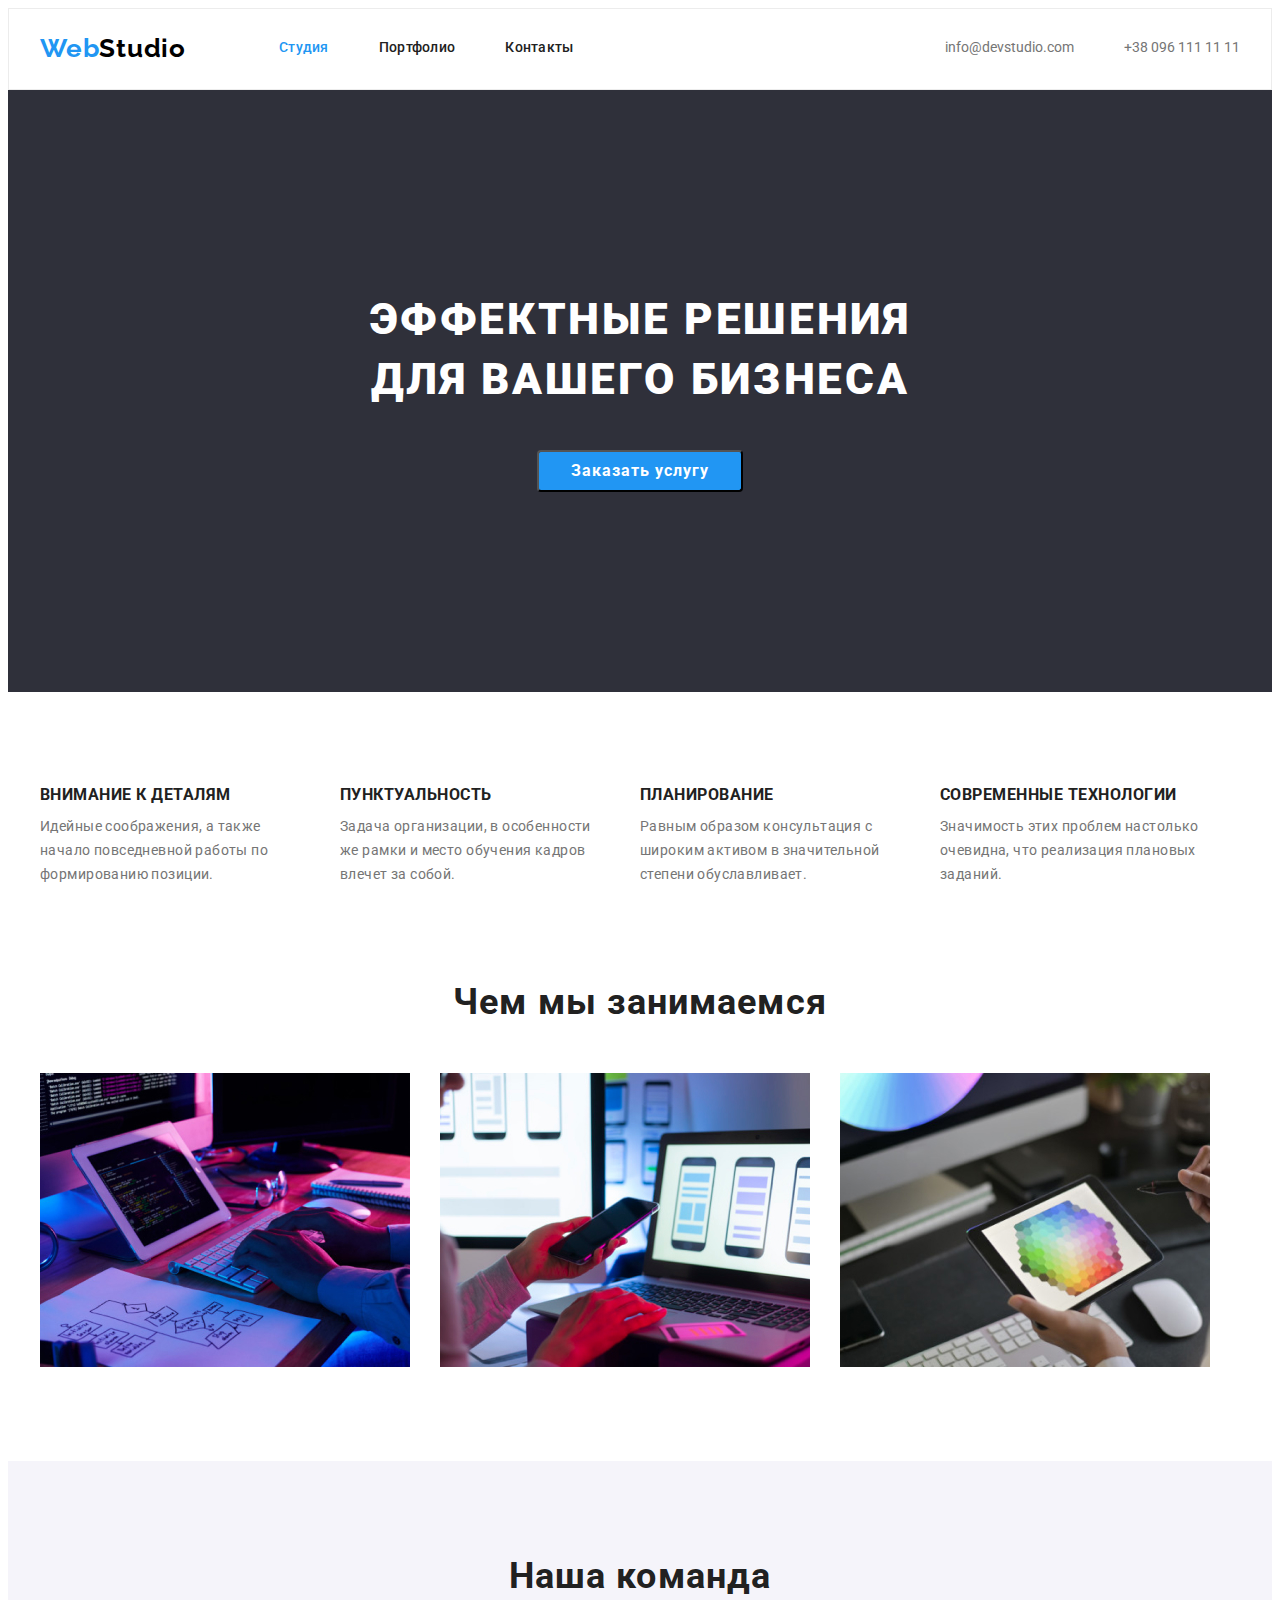
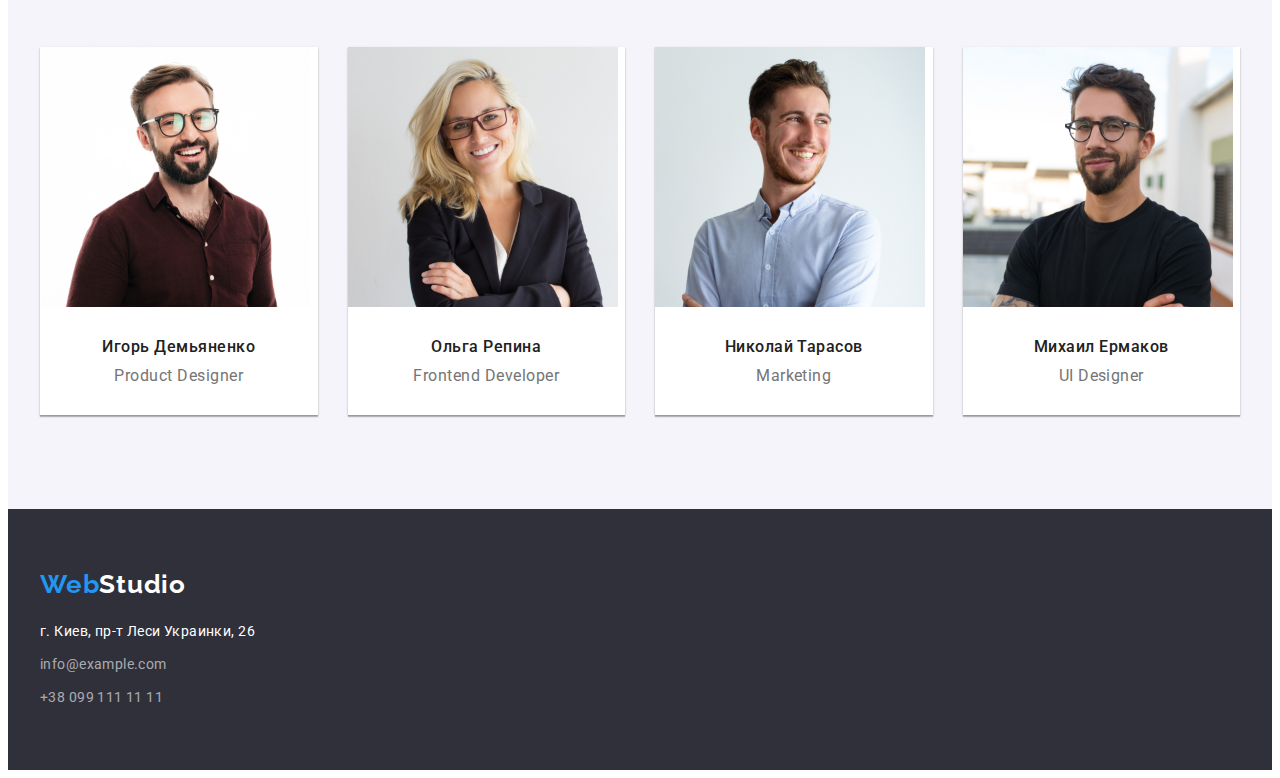
<file: index.html>
<!DOCTYPE html>
<html lang="ru">
<head>
    <meta charset="UTF-8">
    <meta name="viewport" content="width=device-width, initial-scale=1.0">
    <title>WebStudio</title>
<link rel="preconnect" href="https://fonts.gstatic.com">
<link href="https://fonts.googleapis.com/css2?family=Raleway:wght@700&family=Roboto:wght@400;500;700;900&display=swap"
    rel="stylesheet">
    <link rel="stylesheet" href="https://cdnjs.cloudflare.com/ajax/libs/modern-normalize/1.0.0/modern-normalize.min.css" integrity="sha512-ISS7cAi1PEhQ8jnbJpJZMd29NlhNj4AWYyLOSp2CE/CsHxTCu+r+t0D2yoJudVrd0/8fTVPUVDzY5Tvli75u/g==" crossorigin="anonymous" />
    <link rel="stylesheet" href="./css/style.css">
</head>

<body>
    <!-- Шапка сайта -->
    <header class="header">
        <div class="container">
            <a href="" lang="en" class="logo tex-dec"><span class="web-logo">Web</span>Studio</a>
            <ul class="site-nav list">
                <li class="nav-item">
                    <a href="" class="link tex-dec current">Студия</a>
                </li>
                <li class="nav-item">
                    <a href="./portfolio.html" class="link tex-dec">Портфолио</a>
                </li>
                <li class="nav-item">
                    <a href="" class="link tex-dec">Контакты</a>
                </li>
            </ul>
            <ul class="site-nav list contact">
                <li class="contact-mail">
                    <a href="mailto:info@devstudio.com" class="contact-link tex-dec">info@devstudio.com</a>
                </li>
                <li class="contact-tel">
                    <a href="tel:+380961111111" class="contact-link tex-dec">+38 096 111 11 11</a>
                </li>
            </ul>
        </div>
    </header>
<!--Обложка-->
    <main>
            <section class="hero">
                <div class="container">
                    <div class="hero-theme">
                        <h1 class="hero-title">ЭФФЕКТНЫЕ РЕШЕНИЯ ДЛЯ ВАШЕГО БИЗНЕСА</h1>
                        <button type="button" class="button ">Заказать услугу</button>
                    </div>
            </div>
            </section>

    <!--Описание работы-->
                    <section class="selection">
                        <div class="container">
                        <ul class="features-list list">
                            <li class="features-item">
                                <h3 class="title">Внимание к деталям</h3>
                                <p class="title-text">Идейные соображения, а также начало повседневной работы по формированию позиции.</p>
                            </li>
                            <li class="features-item">
                                <h3 class="title">Пунктуальность</h3>
                                <p class="title-text">Задача организации, в особенности же рамки и место обучения кадров влечет за собой.</p>
                            </li>
                            <li class="features-item">
                                <h3 class="title">Планирование</h3>
                                <p class="title-text">Равным образом консультация с широким активом в значительной степени обуславливает.</p>
                            </li>
                            <li class="features-item">
                                <h3 class="title">Современные технологии</h3>
                                <p class="title-text">Значимость этих проблем настолько очевидна, что реализация плановых заданий.</p>
                            </li>
                        </ul>
                        </div>
                    </section>
                    
                    <section class="work-img">
                        <div class="container">
                        <h2 class="second-title">Чем мы занимаемся</h2>
                        <ul class="work-list">
                            <li class="work-item list">
                                <img src="./img/img-1.jpg" alt="Печает на клавиатуре десктопные приложения" width="370" height="294">
                            </li>
                            <li class="work-item list">
                                <img src="./img/img-2.jpg" alt="Работают над мобильным приложением" width="370" height="294">
                            </li>
                            <li class="work-item list">
                                <img src="./img/img-3.jpg" alt="Рисует дизайн на графическом планшете" width="370" height="294">
                            </li>
                        </ul>
                        </div>
                    </section>
    <!--Команда WebStudio-->
            <section class="team-section">
                <div class="container">
                <h2 class="second-title">Наша команда</h2>
                <ul class="team">
                    <li class="worker list">
                        <img src="./img/igor.jpg" alt="Фото портрет" width="270" height="260">
                        <div class="worker-info">
                        <h3 class="worker-name">Игорь Демьяненко</h3>
                        <p class="worker-specialty">Product Designer</p>
                        </div>
                    </li>
                    <li class="worker list">
                        <img src="./img/olga.jpg" alt="Фото портрет" width="270" height="260">
                        <div class="worker-info">
                        <h3 class="worker-name">Ольга Репина</h3>
                        <p class="worker-specialty">Frontend Developer</p>
                        </div>
                    </li>
                    <li class="worker list">
                        <img src="./img/nikolai.jpg" alt="Фото портрет" width="270" height="260">
                        <div class="worker-info">
                        <h3 class="worker-name">Николай Тарасов</h3>
                        <p class="worker-specialty">Marketing</p>
                        </div>
                    </li>
                    <li class="worker list">
                        <img src="./img/mihail.jpg" alt="Фото портрет" width="270" height="260">
                        <div class="worker-info">
                        <h3 class="worker-name">Михаил Ермаков</h3>
                        <p class="worker-specialty">UI Designer</p>
                        </div>
                    </li>
                </ul>
                </div>
            </section>
    </main>

    <!--Подвал-->
    <footer class="footer">
        <div class="container">
                <a href="" class="logos tex-dec"><span class="web-logo">Web</span>Studio</a>
                <address class="adress">
                    <ul class="contact-list list">
                        <li class="contact-list-item">
                            <a class="contact-list-link map tex-dec" href="https://goo.gl/maps/rh8sfNCxcXQrw9LQ6" target="_blank" rel="norefrrer noopener">г. Киев, пр-т Леси Украинки, 26</a>
                        </li>
                        <li class="contact-list-item">
                            <a class="contact-list-link tex-dec" href="mailto:info@example.com">info@example.com</a>
                        </li>
                        <li class="contact-list-item">
                            <a class="contact-list-link tex-dec" href="tel:+380991111111">+38 099 111 11 11</a>
                        </li>
                    </ul>
                </address>
                </div>
    </footer>
</body>
</html>
</file>
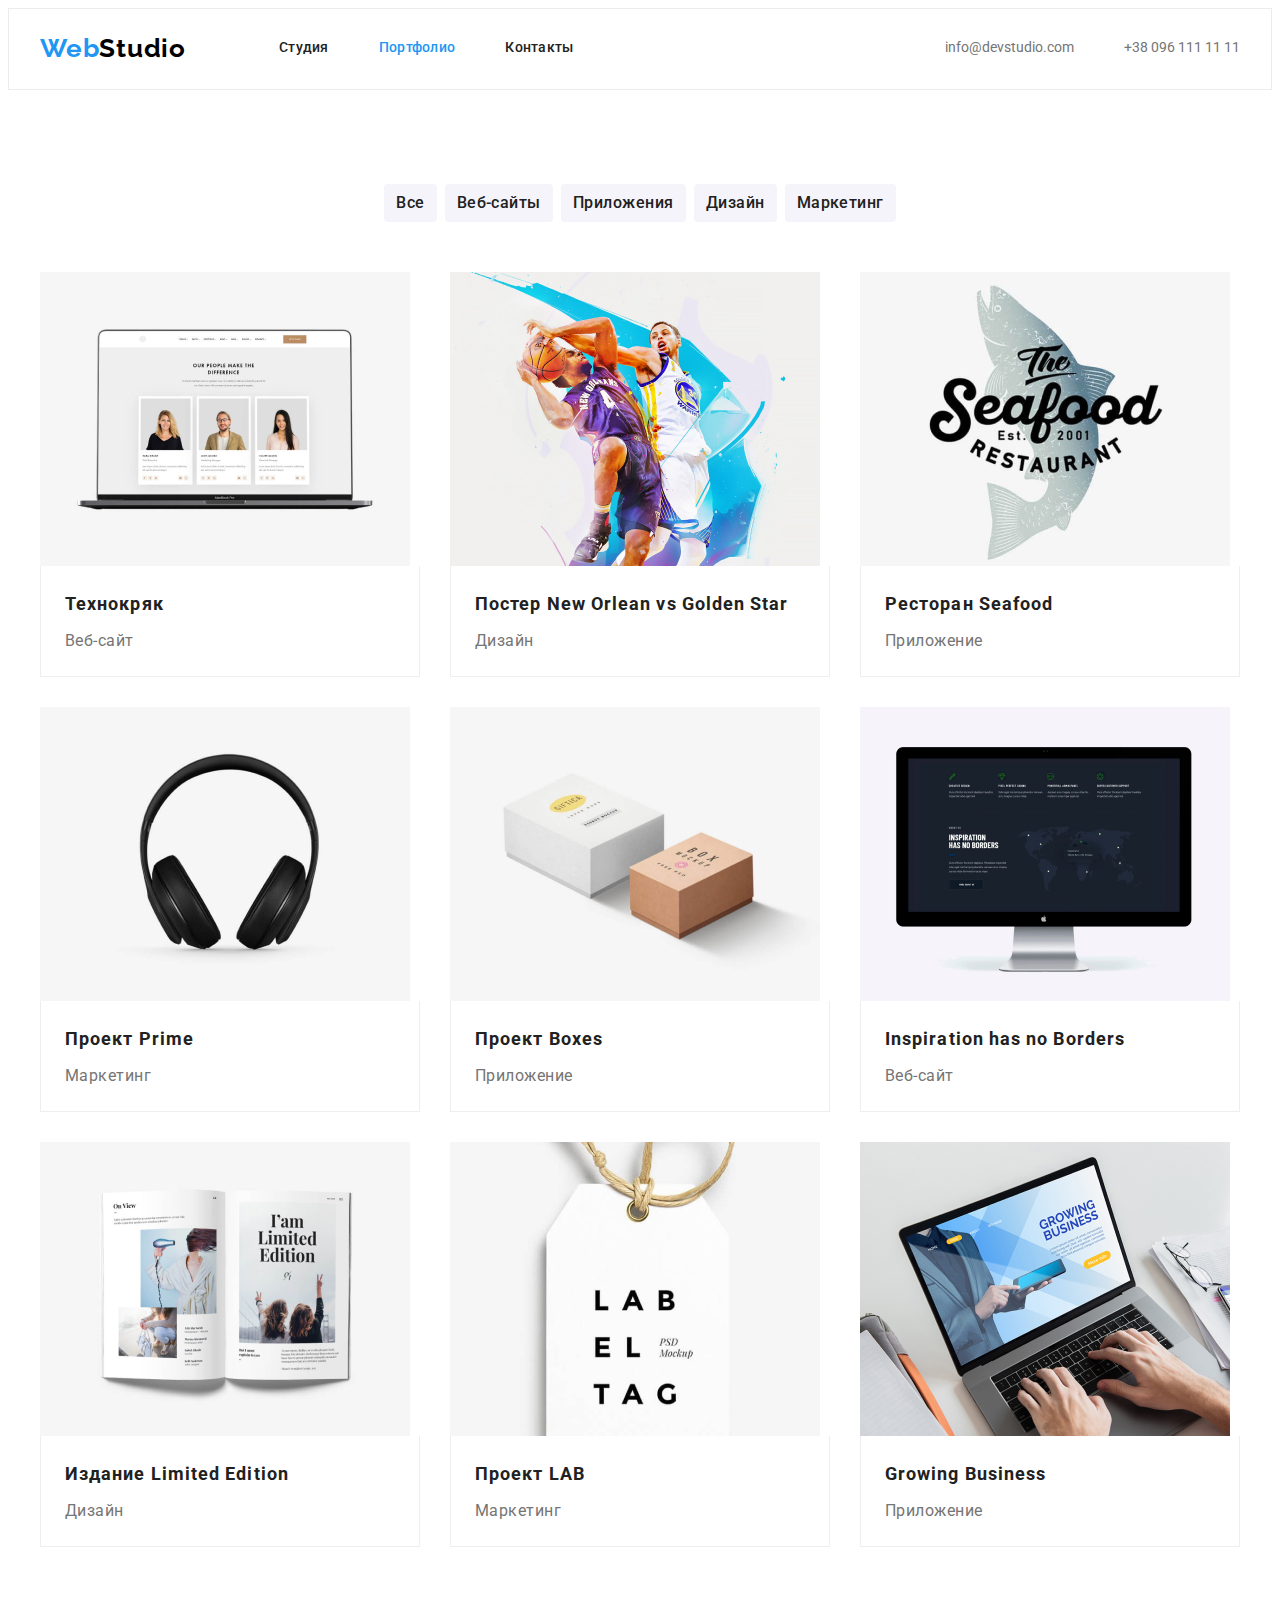
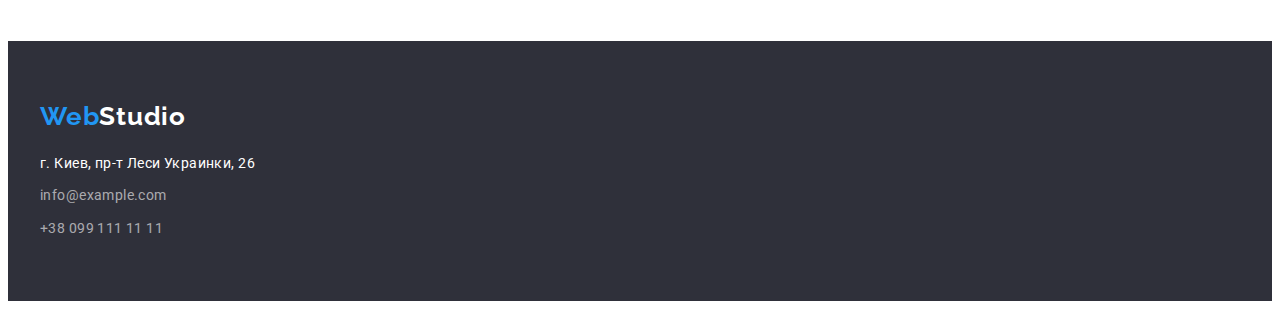
<file: portfolio.html>
<!DOCTYPE html>
<html lang="en">
<head>
    <meta charset="UTF-8">
    <meta http-equiv="X-UA-Compatible" content="IE=edge">
    <meta name="viewport" content="width=device-width, initial-scale=1.0">
    <title>Портфолио</title>
    <link rel="preconnect" href="https://fonts.gstatic.com">
    <link href="https://fonts.googleapis.com/css2?family=Raleway:wght@700&family=Roboto:wght@400;500;700;900&display=swap"
        rel="stylesheet">
    <link rel="stylesheet" href="https://cdnjs.cloudflare.com/ajax/libs/modern-normalize/1.0.0/modern-normalize.min.css"
        integrity="sha512-ISS7cAi1PEhQ8jnbJpJZMd29NlhNj4AWYyLOSp2CE/CsHxTCu+r+t0D2yoJudVrd0/8fTVPUVDzY5Tvli75u/g=="
        crossorigin="anonymous" />
    <link rel="stylesheet" href="./css/style.css">
</head>
<body>
    <!-- Шапка сайта -->
    <header class="header">
        <div class="container">
            <a href="" lang="en" class="logo tex-dec"><span class="web-logo">Web</span>Studio</a>
            <ul class="site-nav list">
                <li class="nav-item">
                    <a href="./index.html" class="link tex-dec ">Студия</a>
                </li>
                <li class="nav-item">
                    <a href="./portfolio.html" class="link tex-dec current">Портфолио</a>
                </li>
                <li class="nav-item">
                    <a href="" class="link tex-dec">Контакты</a>
                </li>
            </ul>
            <ul class="site-nav list contact">
                <li class="contact-mail">
                    <a href="mailto:info@devstudio.com" class="contact-link tex-dec">info@devstudio.com</a>
                </li>
                <li class="contact-tel">
                    <a href="tel:+380961111111" class="contact-link tex-dec">+38 096 111 11 11</a>
                </li>
            </ul>
        </div>
    </header>

<!-- Варинты для портфолио -->

        <section class="section portf-list">
            <h1 class="visually-hidden">portfolio</h1>
        <div class="container">
            <ul class="btn list">
                <li class="btn-nav">
                    <button type="button" class="modul-button">Все</button>
                </li>
                <li class="btn-nav">
                    <button type="button" class="modul-button">Веб-сайты</button>
                </li>
                <li class="btn-nav">
                    <button type="button" class="modul-button">Приложения</button>
                </li>
                <li class="btn-nav">
                    <button type="button" class="modul-button">Дизайн</button>
                </li>
                <li class="btn-nav">
                    <button type="button" class="modul-button">Маркетинг</button>
                </li>
            </ul>

            <ul class="portfolio list">
                <li class="portfolio-nav">
                    <a href="" class="portfolio-block tex-dec">
                        <img class="portfolio-photo" src="./img/portfolio-img-1.jpg" alt="изображение интернет дизайна" width="370" height="294">
                    <div class="portfolio-content">
                        <h2 class="portfolio-title tex-dec">Технокряк</h2>
                    <p class="portfolio-text">Веб-сайт</p>
                    </div>
                </a>
                </li>
                <li class="portfolio-nav">
                    <a href="" class="portfolio-block tex-dec">
                        <img class="portfolio-photo" src="./img/portfolio-img-2.jpg" alt="постер с баскетбольными игроками" width="370" height="294">
                    <div class="portfolio-content">
                        <h2 class="portfolio-title">Постер New Orlean vs Golden Star</h2>
                    <p class="portfolio-text">Дизайн</p>
                    </div>
                </a>
                </li>
                <li class="portfolio-nav">
                    <a href="" class="portfolio-block tex-dec">
                        <img class="portfolio-photo" src="./img/portfolio-img-3.jpg" alt="логотип ресторана с морепродуктами" width="370" height="294">
                    <div class="portfolio-content">
                        <h2 class="portfolio-title">Ресторан Seafood</h2>
                    <p class="portfolio-text">Приложение</p>
                    </div>
                </a>
                </li>
                <li class="portfolio-nav">
                    <a href="" class="portfolio-block tex-dec">
                        <img class="portfolio-photo" src="./img/portfolio-img-4.jpg" alt="наушники" width="370" height="294">
                    <div class="portfolio-content">
                        <h2 class="portfolio-title">Проект Prime</h2>
                    <p class="portfolio-text">Маркетинг</p>
                    </div>
                </a>
                </li>
                <li class="portfolio-nav">
                    <a href="" class="portfolio-block tex-dec">
                        <img class="portfolio-photo" src="./img/portfolio-img-5.jpg" alt="2 коробки" width="370" height="294">
                    <div class="portfolio-content">
                        <h2 class="portfolio-title">Проект Boxes</h2>
                    <p class="portfolio-text">Приложение</p>
                    </div>
                </a>
                </li>
                <li class="portfolio-nav">
                    <a href="" class="portfolio-block tex-dec">
                        <img class="portfolio-photo" src="./img/portfolio-img-6.jpg" alt="Мак с сайтом на мониторе" width="370" height="294">
                    <div class="portfolio-content">
                        <h2 class="portfolio-title">Inspiration has no Borders</h2>
                    <p class="portfolio-text">Веб-сайт</p>
                    </div>
                </a>
                </li>
                <li class="portfolio-nav">
                    <a href="" class="portfolio-block tex-dec">
                        <img class="portfolio-photo" src="./img/portfolio-img-7.jpg" alt="Открытый журнал" width="370" height="294">
                    <div class="portfolio-content">
                        <h2 class="portfolio-title">Издание Limited Edition</h2>
                    <p class="portfolio-text">Дизайн</p>
                    </div>
                </a>
                </li>
                <li class="portfolio-nav">
                    <a href="" class="portfolio-block tex-dec">
                        <img class="portfolio-photo" src="./img/portfolio-img-8.jpg" alt="чайный пакетик" width="370" height="294">
                    <div class="portfolio-content">
                        <h2 class="portfolio-title">Проект LAB</h2>
                    <p class="portfolio-text">Маркетинг</p>
                    </div>
                </a>
                </li>
                <li class="portfolio-nav">
                    <a href="" class="portfolio-block tex-dec">
                        <img class="portfolio-photo" src="./img/portfolio-img-9.jpg" alt="чувак делает вид что работает" width="370" height="294">
                    <div class="portfolio-content">
                        <h2 class="portfolio-title">Growing Business</h2>
                    <p class="portfolio-text">Приложение</p>
                    </div>
                </a>
                </li>
            </ul>
            </div>
        </section>

            <!--Подвал-->
<footer class="footer">
    <div class="container">
        <a href="" class="logos tex-dec"><span class="web-logo">Web</span>Studio</a>
        <address class="adress">
            <ul class="contact-list list">
                <li class="contact-list-item">
                    <a class="contact-list-link map tex-dec" href="https://goo.gl/maps/rh8sfNCxcXQrw9LQ6"
                        target="_blank" rel="norefrrer noopener">г. Киев, пр-т Леси Украинки, 26</a>
                </li>
                <li class="contact-list-item">
                    <a class="contact-list-link tex-dec" href="mailto:info@example.com">info@example.com</a>
                </li>
                <li class="contact-list-item">
                    <a class="contact-list-link tex-dec" href="tel:+380991111111">+38 099 111 11 11</a>
                </li>
            </ul>
        </address>
    </div>
</footer>
</body>
</html>
</file>
<file: css/style.css>
:root {
  --main-font: "Roboto", sans-serif;
  --logo-font: "Raleway", sans-serif;
  --prymari-text-color: #757575;
  --title-text-color: #212121;
  --focus-color: #2196f3;
  --main-bgc: #ffffff;
  --black-color: #000000;
  --footer-bgc: #2f303a;
  --team-selection-bgc: #f5f4fa;
}

body {
  font-family: var(--main-font);
  font-style: normal;
  font-size: 14px;
  line-height: 1.14;
  color: var(--prymari-text-color);
}

h1,
h2,
h3,
h4,
h5,
h6,
p {
  margin: 0;
}

ul,
ol {
  margin: 0;
  padding: 0;
}

img {
  display: block;
  max-width: 100%;
  height: auto;
}

.visually-hidden {
  position: absolute !important;
  clip: rect(1px 1px 1px 1px); /* IE6, IE7 */
  clip: rect(1px, 1px, 1px, 1px);
  padding: 0 !important;
  border: 0 !important;
  height: 1px !important;
  width: 1px !important;
  overflow: hidden;
}

.list {
  list-style: none;
}

.tex-dec {
  text-decoration: none;
}

.adress {
  font-style: normal;
}

.container {
  width: 1200px;
  margin: 0 auto;
  padding-left: 15px;
  padding-right: 15px;
}

/* ================  Навигация по сайту ================ */

.header {
  padding-top: 24px;
  padding-bottom: 25px;
  border: 1px solid #ececec;
}

.header .container {
  display: flex;
  align-items: center;
}

.web-logo {
  color: var(--focus-color);
  font-family: var(--logo-font);
}

.logo {
  margin-right: 93px;

  font-family: var(--logo-font);
  font-weight: 700;
  font-size: 26px;
  line-height: 1.19;
  letter-spacing: 0.03em;
  color: var(--black-color);
}

.site-nav {
  display: flex;
  align-items: center;
}

.site-nav .link {
  font-family: var(--main-font);
  font-weight: 500;
  letter-spacing: 0.02em;
  color: var(--title-text-color);
}

.site-nav .link:hover,
.site-nav .link:focus {
  color: var(--focus-color);
}

.site-nav .link.current {
  color: var(--focus-color);
}

.nav-item:not(:last-child) {
  margin-right: 50px;
}

.container .contact {
  margin-left: auto;
}

.link {
  padding-top: 32px;
  padding-bottom: 32px;
}

.contact-mail {
  margin-right: 50px;
}

.contact-link {
  color: var(--prymari-text-color);
}

.contact-link:hover,
.contact-link:focus {
  color: var(--focus-color);
}

.contact-list-link:hover,
.contact-list-link:focus {
  color: var(--focus-color);
}

/* ================  Навигация по сайту END ================ */

/* ================  Обложка ================ */

.hero {
  background: var(--footer-bgc);
  text-align: center;
  padding-bottom: 200px;
  padding-top: 200px;
}

.hero-theme {
  padding-right: 300px;
  padding-left: 300px;
}

.hero-title {
  margin-bottom: 40px;

  font-family: var(--main-font);
  font-weight: 900;
  font-size: 44px;
  line-height: 1.36;
  text-align: center;
  letter-spacing: 0.06em;
  color: var(--main-bgc);
}

.button {
  display: block;
  min-width: 136px;
  border-radius: 4px;
  padding: 10px 32px;
  margin: auto;

  font-family: var(--main-font);
  cursor: pointer;
  font-weight: 700;
  font-size: 16px;
  line-height: 1.18;
  align-items: center;
  text-align: center;
  letter-spacing: 0.06em;
  cursor: pointer;
  color: var(--main-bgc);
  background-color: var(--focus-color);
}
/* ================  Конец обложки ================ */

/* ================  Описание работы ================ */

.selection {
  padding-top: 94px;
  padding-bottom: 94px;
}

.features-list {
  display: flex;
  flex-wrap: wrap;
  /* margin-top: -30px;
  margin-left: -30px; */
}

.features-item:not(:last-child) {
  margin-right: 30px;
}

.featuers-item {
  flex-basis: calc(100% / 4 - 30px);
  margin-top: 30px;
  margin-left: 30px;
  max-width: 270px;
  height: auto;
}

.features-list .title {
  margin-bottom: 10px;
  max-width: 270px;

  font-family: var(--main-font);
  font-weight: 700;
  letter-spacing: 0.03em;
  text-transform: uppercase;
  color: var(--title-text-color);
}

.features-list .title-text {
  max-width: 270px;
  font-family: var(--main-font);
  font-weight: 400;
  line-height: 1.71;
  letter-spacing: 0.03em;
}

/* ================ КОНЕЦ описание работы ================ */

.work-img {
  padding-bottom: 94px;
}

.work-list {
  display: flex;
  margin-right: -30px;
  margin-top: -30px;
}

.work-item {
  margin-right: 30px;
  margin-top: 30px;
}

.second-title {
  margin-bottom: 50px;

  font-family: var(--main-font);
  font-weight: 700;
  font-size: 36px;
  line-height: 1.17;
  text-align: center;
  letter-spacing: 0.03em;
  color: var(--title-text-color);
}
/* ================ Team Selection ================ */
.team-section {
  display: flex;
  padding-top: 94px;
  padding-bottom: 94px;
  background: var(--team-selection-bgc);
}

.team {
  display: flex;
  text-align: center;
  margin-left: -30px;
  margin-top: -30px;
}
.worker {
  flex-basis: calc(100% / 4 - 30px);
  margin-left: 30px;
  margin-top: 30px;
  background: var(--main-bgc);
  box-shadow: 0px 1px 3px rgba(0, 0, 0, 0.12), 0px 1px 1px rgba(0, 0, 0, 0.14),
    0px 2px 1px rgba(0, 0, 0, 0.2);
}

.worker-info {
  padding-top: 30px;
  padding-bottom: 30px;
}

.worker-name {
  margin-bottom: 10px;

  font-family: var(--main-font);
  font-weight: 500;
  font-size: 16px;
  line-height: 1.19;
  letter-spacing: 0.03em;
  color: var(--title-text-color);
}

.worker-specialty {
  font-family: var(--main-font);
  font-weight: 400;
  font-size: 16px;
  line-height: 1.19;
  letter-spacing: 0.03em;
}
/* ================ КОНЕЦ Team Selection ================ */

/* ================   Footer ================ */
.footer {
  background: var(--footer-bgc);
  padding-top: 60px;
  padding-bottom: 60px;
}
.footer .container {
  flex-direction: column;
}

.adress {
  margin-top: 20px;
}

.logos {
  font-family: var(--logo-font);
  font-weight: 700;
  font-size: 26px;
  line-height: 1.19;
  letter-spacing: 0.03em;
  color: var(--main-bgc);
}
.contact-list-item .map {
  font-family: var(--main-font);
  font-weight: 400;
  line-height: 1.71;
  letter-spacing: 0.03em;
  color: var(--main-bgc);
}

.contact-list-item:not(:last-child) {
  margin-bottom: 9px;
}

.contact-list-link {
  font-family: var(--main-font);
  font-weight: 400;
  line-height: 1.71;
  letter-spacing: 0.03em;
  color: rgba(255, 255, 255, 0.6);
}

/* ================ КОНЕЦ Footer ================ */

/* ================ Portfolio ================ */
.portf-list {
  padding-top: 94px;
  padding-bottom: 94px;
}

.btn {
  display: flex;
  justify-content: center;
  margin-bottom: 50px;
}

.btn-nav:not(:last-child) {
  margin-right: 8px;
  display: block;
}

.modul-button {
  padding: 6px 12px;
  border-radius: 4px;

  font-family: var(--main-font);
  font-weight: 500;
  font-size: 16px;
  line-height: 1.62;
  text-align: center;
  letter-spacing: 0.03em;

  color: var(--title-text-color);
  background: var(--team-selection-bgc);
  border: none;
}

.modul-button:hover,
.modul-button:focus {
  cursor: pointer;
  color: var(--main-bgc);
  background-color: var(--focus-color);
}

.portfolio {
  display: flex;
  flex-wrap: wrap;
  margin-left: -30px;
  margin-top: -30px;
}

.portfolio-nav {
  flex-basis: calc(100% / 3 - 30px);
  margin-left: 30px;
  margin-top: 30px;
}

.portfolio-block {
  display: block;
}

.portfolio-content {
  padding: 20px 24px 20px 24px;
  border: 1px solid #eeeeee;
  box-sizing: border-box;
  border-top: none;
}

.portfolio .portfolio-title {
  margin-bottom: 4px;

  font-family: var(--main-font);
  font-weight: 700;
  font-size: 18px;
  line-height: 2;
  letter-spacing: 0.06em;
  color: var(--title-text-color);
}

.portfolio .portfolio-text {
  font-family: var(--main-font);
  font-weight: 400;
  font-size: 16px;
  line-height: 1.87;
  letter-spacing: 0.03em;
  color: var(--prymari-text-color);
}
/* ================  КОНЕЦ ОСНОВНОЙ СТРАНИЦЕ ================ */

/* ================ КОНЕЦ Portfolio ================ */
</file>
